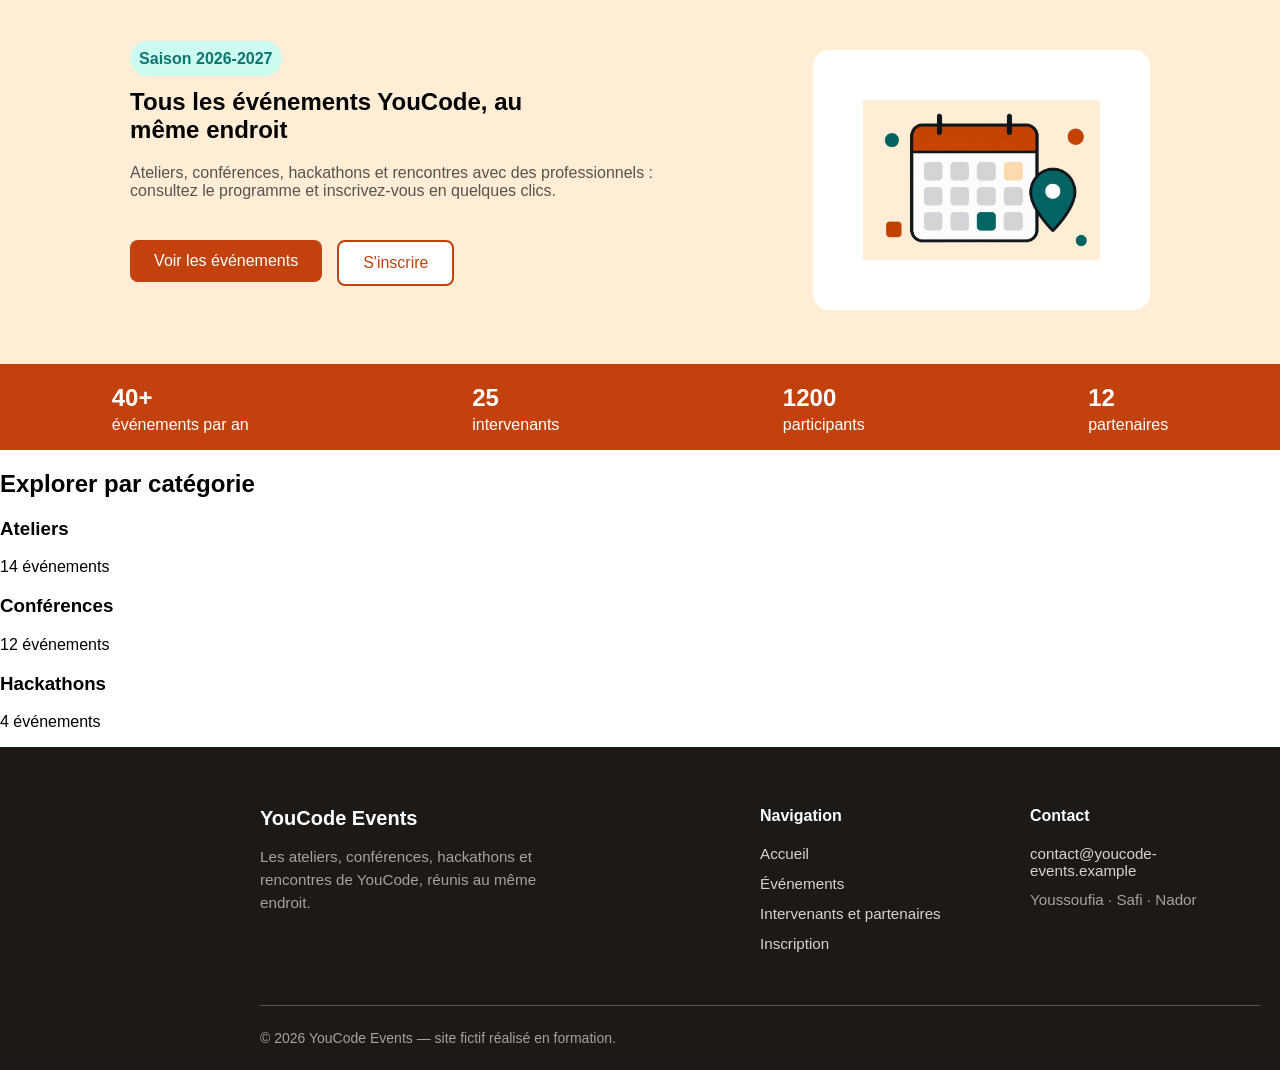
<file: youcode-events/index.html>
<!DOCTYPE html>
<html lang="en">
  <head>
    <meta charset="UTF-8">
    <meta name="viewport" content="width=device-width, initial-scale=1.0">
    <title>Youcode Events</title>
    <link rel="stylesheet" href="css/style.css">
    <link rel="stylesheet" href="css/responsive.css">
  </head>
<body>
  <section class="pol">
    <div class="texts">
      <span>Saison 2026-2027</span>
      <h1>Tous les événements YouCode, au<br>même endroit</h1>
      <p>Ateliers, conférences, hackathons et rencontres avec des professionnels :<br>consultez le programme et inscrivez-vous en quelques clics.</p>
      <ul>
        <li><a href="#" class="button1">Voir les événements</a></li>
        <li><a class="button2" href="#" >S'inscrire</a></li>
      </ul>
    </div>
    <div>
      <img src="assets/images/Calendrier image.png" alt="calendrier" class="img-cal" style="border-radius: 16px;">
    </div>
  </section>

  <section class="pol2">
    <div>
      <h2>40+</h2>
      <p>événements par an</p>
    </div>
    <div>
      <h2>25</h2>
      <p>intervenants</p>
    </div>
    <div>
      <h2>1200</h2>
      <p>participants</p>
    </div>
    <div>
      <h2>12</h2>
      <p>partenaires</p>
    </div>
  </section>
    <section class="categories">
        <h2>Explorer par catégorie</h2>
        <div class="categories-grid">
            <div class="category-card">
                <div class="icon">
                  <i class="fa-solid fa-wrench"></i>
                </div>
                <h3>Ateliers</h3>
                <p>14 événements</p>
            </div>

            <div class="category-card">
                <div class="icon">
                    <i></i>
                </div>
                <h3>Conférences</h3>
                <p>12 événements</p>
            </div>

            <div class="category-card">
                <div class="icon">
                    <i class="fa-solid fa-code"></i>
                </div>
                <h3>Hackathons</h3>
                <p>4 événements</p>
            </div>
    </section>
    <footer>
  <div class="textes footer-container">
    <div class="footer-top">
      
      <div class="footer-presentation">
        <h3>YouCode Events</h3>
        <p>Les ateliers, conférences, hackathons et rencontres de YouCode, réunis au même endroit.</p>
      </div>

      
      <div class="footer-navigation">
        <h4>Navigation</h4>
        <ul>
          <li><a href="#">Accueil</a></li>
          <li><a href="#">Événements</a></li>
          <li><a href="#">Intervenants et partenaires</a></li>
          <li><a href="#">Inscription</a></li>
        </ul>
      </div>

      
      <div class="footer-contact">
        <h4>Contact</h4>
        <p><a href="mailto:contact@youcode-events.example">contact@youcode-events.example</a></p>
        <p class="locations">Youssoufia · Safi · Nador</p>
      </div>
    </div>


    <div class="footer-bottom">
      <p>© 2026 YouCode Events — site fictif réalisé en formation.</p>
    </div>
  </div>
    </footer>
</body>
</html>
</file>
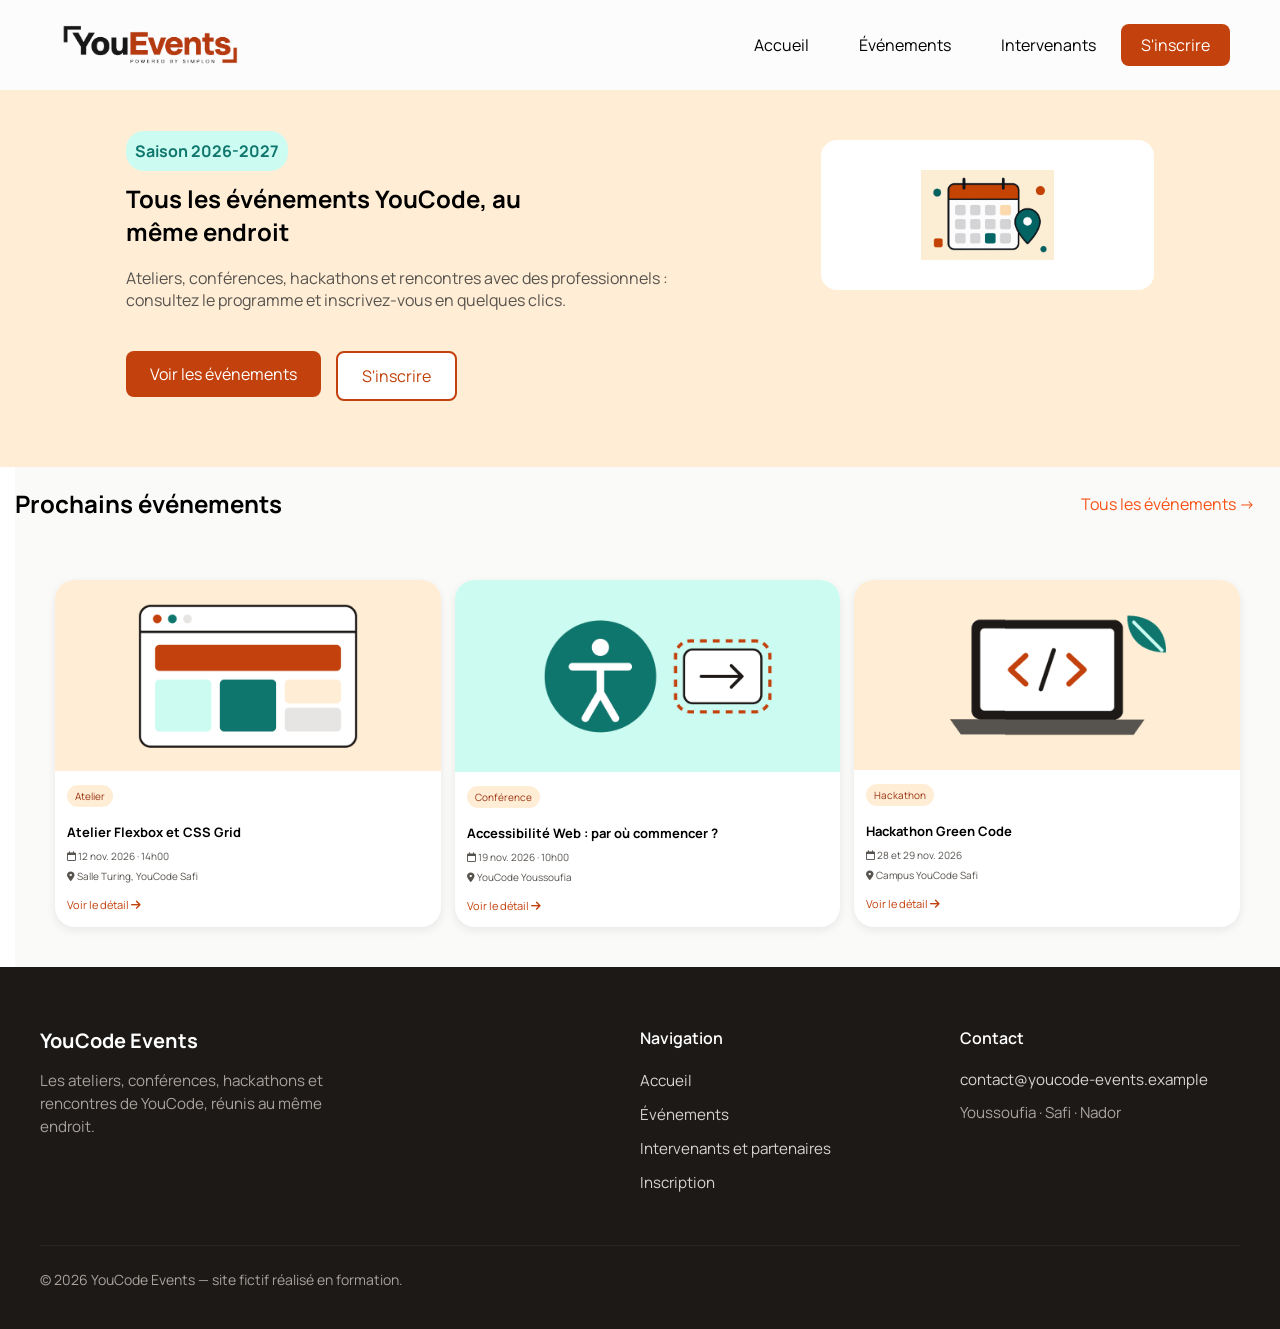
<file: YouCode-Events/youcode-events/index.html>
<!DOCTYPE html>
<html lang="en">

<head>
  <meta charset="UTF-8">
  <meta name="viewport" content="width=device-width, initial-scale=1.0">
  <link rel="stylesheet" href="https://cdnjs.cloudflare.com/ajax/libs/font-awesome/6.5.2/css/all.min.css">
  <title>Document</title>
  <link rel="stylesheet" href="css/style.css">
  <link rel="preconnect" href="https://fonts.googleapis.com">
  <link rel="preconnect" href="https://fonts.gstatic.com" crossorigin>
  <link
    href="https://fonts.googleapis.com/css2?family=DM+Sans:ital,opsz,wght@0,9..40,100..1000;1,9..40,100..1000&family=Manrope&display=swap"
    rel="stylesheet">
</head>

<body>
  <div class="header">

    <img width="200" src="assets/images/logo.png" alt="YouCode logo" />
    <div class="header-link">
      <ul id="menuList">
        <li><a href="index.html">Accueil</a></li>
        <li><a href="evenements.html">Événements</a></li>
        <li><a href="intervenants.html">Intervenants</a></li>
        <li>
          <a href="inscription.html" class="signin">
            S'inscrire
          </a>
        </li>
      </ul>
    </div>

    <div class="menu-icon">
      <i class="fa-solid fa-bars" onclick="toggleMenu()"></i>
    </div>

    <script>
      const menuList = document.getElementById("menuList");

      function toggleMenu() {
        menuList.classList.toggle("show");
      }
    </script>
  </div>
  <section class="pol">
    <div class="texts">
      <span>Saison 2026-2027</span>
      <h1>Tous les événements YouCode, au<br>même endroit</h1>
      <p>Ateliers, conférences, hackathons et rencontres avec des professionnels :<br>consultez le programme et
        inscrivez-vous en quelques clics.</p>
      <ul>
        <li><a href="#" class="button1">Voir les événements</a></li>
        <li><a class="button2" href="#">S'inscrire</a></li>
      </ul>
    </div>
    <div>
      <img src="assets/images/Calendrier_image.png" alt="calendrier" class="img-cal" style="border-radius: 16px;">
    </div>
  </section>
  <section class="even">
    <div class="ttl">
      <h2>Prochains événements</h2>
      <a href="#">Tous les événements -></a>
    </div>
    <main class="event-contents">

      <article class="event-content">
        <img src="assets/images/web.png" alt="Atelier Flexbox et CSS Grid">
        <div class="event-info">
          <span class="category">Atelier</span>
          <h3>Atelier Flexbox et CSS Grid</h3>
          <p><i class="fa-regular fa-calendar"></i> 12 nov. 2026 · 14h00</p>
          <p><i class="fa-solid fa-location-dot"></i> Salle Turing, YouCode Safi</p>
          <a href="#">Voir le détail <i class="fa-solid fa-arrow-right"></i></a>
        </div>
      </article>

      <article class="event-content">
        <img src="assets/images/men.png" alt="Accessibilité Web">
        <div class="event-info">
          <span class="category">Conférence</span>
          <h3>Accessibilité Web : par où commencer ?</h3>
          <p><i class="fa-regular fa-calendar"></i> 19 nov. 2026 · 10h00</p>
          <p><i class="fa-solid fa-location-dot"></i> YouCode Youssoufia</p>
          <a href="#">Voir le détail <i class="fa-solid fa-arrow-right"></i></a>
        </div>
      </article>

      <article class="event-content">
        <img src="assets/images/pc.png" alt="Hackathon Green Code">
        <div class="event-info">
          <span class="category">Hackathon</span>
          <h3>Hackathon Green Code</h3>
          <p><i class="fa-regular fa-calendar"></i> 28 et 29 nov. 2026</p>
          <p><i class="fa-solid fa-location-dot"></i> Campus YouCode Safi</p>
          <a href="#">Voir le détail <i class="fa-solid fa-arrow-right"></i></a>
        </div>
      </article>
  </section>
  <footer>
    <div class="footer-container">
      <div class="footer-top">
        <!-- Section Présentation -->
        <div class="footer-presentation">
          <h3>YouCode Events</h3>
          <p>Les ateliers, conférences, hackathons et rencontres de YouCode, réunis au même endroit.</p>
        </div>

        <!-- Section Navigation -->
        <div class="footer-navigation">
          <h4>Navigation</h4>
          <ul>
            <li><a href="#">Accueil</a></li>
            <li><a href="#">Événements</a></li>
            <li><a href="#">Intervenants et partenaires</a></li>
            <li><a href="#">Inscription</a></li>
          </ul>
        </div>

        <!-- Section Contact -->
        <div class="footer-contact">
          <h4>Contact</h4>
          <p><a href="mailto:contact@youcode-events.example">contact@youcode-events.example</a></p>
          <p class="locations">Youssoufia · Safi · Nador</p>
        </div>
      </div>

      <!-- Ligne de séparation et Copyright -->
      <div class="footer-bottom">
        <p>© 2026 YouCode Events — site fictif réalisé en formation.</p>
      </div>
    </div>
  </footer>
  </div>
</body>

</html>
</file>
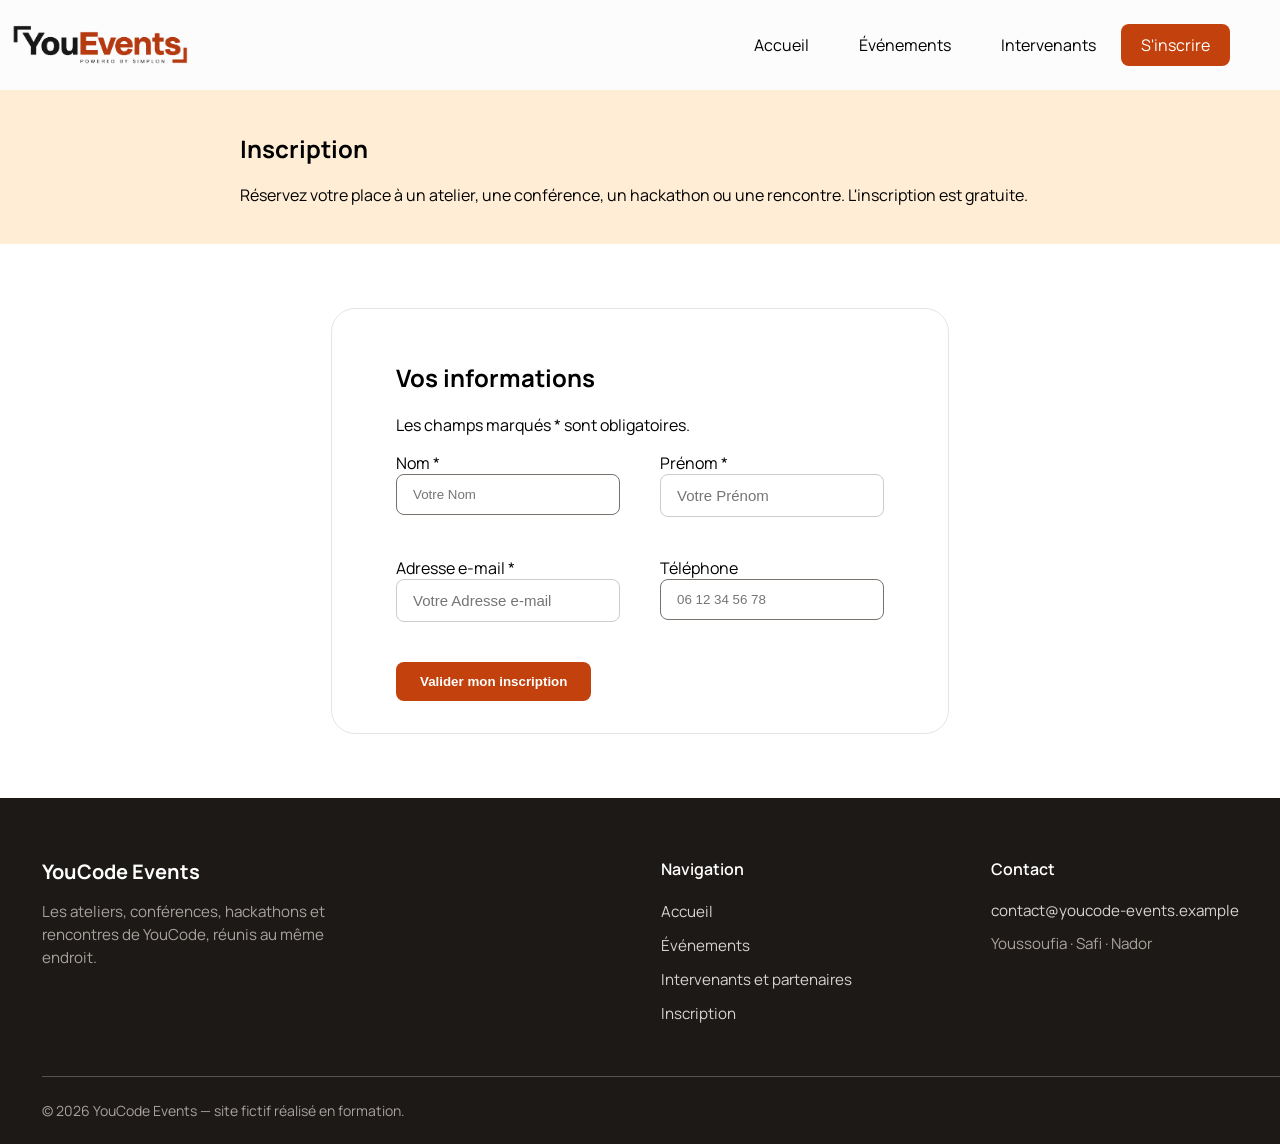
<file: youcode-events/inscription.html>
<!DOCTYPE html>
<html lang="fr">
<head>
  <meta charset="UTF-8">
  <meta name="viewport" content="width=device-width, initial-scale=1.0">
  <link rel="stylesheet" href="https://cdnjs.cloudflare.com/ajax/libs/font-awesome/6.5.2/css/all.min.css">
  <title>Inscription</title>
  <link rel="stylesheet" href="css/style.css">
  <link rel="stylesheet" href="css/responsive.css">
  <link rel="preconnect" href="https://fonts.googleapis.com">
	<link rel="preconnect" href="https://fonts.gstatic.com" crossorigin>
	<link href="https://fonts.googleapis.com/css2?family=DM+Sans:ital,opsz,wght@0,9..40,100..1000;1,9..40,100..1000&family=Manrope&display=swap" rel="stylesheet">
</head>
<body>
<div class="header">
  <img width="200" src="assets/icons/YouEvents.png" alt="YouCode logo">
	
	<div class="header-link">
  	<ul id="menuList">
      <li><a href="index.html">Accueil</a></li>
      <li><a href="evenements.html">Événements</a></li>
      <li><a href="intervenants.html">Intervenants</a></li>
      <li><a href="inscription.html" class="signin">S'inscrire</a></li>
  	</ul>
	</div>

	<div class="menu-icon">
    <i class="fa-solid fa-bars" onclick="toggleMenu()"></i>
	</div>

	<script>
    const menuList = document.getElementById("menuList");
    function toggleMenu() {
        menuList.classList.toggle("show");
    }
	</script>
</div>
<main>
<section class="page-title">
    <div class="textes inscript">
      <h1>Inscription</h1>
      <p>Réservez votre place à un atelier, une conférence, un hackathon ou une rencontre. L'inscription est gratuite.</p>
    </div>
</section>
<section class="ins-sect">
  <div class="inscrire">
    <div class="ins-tit">
      <h2>Vos informations</h2>
      <p>Les champs marqués * sont obligatoires.</p>
    </div>
    <form>
    <div class="infos">
      <div class="info last-name">
        <label for="lastname">Nom *</label>
        <input
          type="text"
          id="lastname"
          name="Nom"
          placeholder="Votre Nom"
          required
          class="inputs input1"
        >
      </div>
      <div class="info first-name">
        <label for="firstname">Prénom *</label>
        <input
          type="text"
          id="firstname"
          name="Prenom"
          placeholder="Votre Prénom"
          required
          class="inputs input2"
        >
        <p id="valid-msg" class="valid-message">Champ valide.</p>
      </div>
      <div class="info adr-email">
        <label for="e-mail"> Adresse e-mail *</label>
        <input
          type="email"
          id="e-mail"
          name="email"
          placeholder="Votre Adresse e-mail"
          required
          class="inputs input3"
        >
        <p id="email-error" class="error-message">
          Erreur : saisissez une adresse valide, par exemple nom@domaine.ma.
        </p>
      </div>
      <div class="info tele">
        <label for="nbr-tele">Téléphone</label>
        <input
          type="tel"
          id="nbr-tele"
          name="telephone"
          placeholder="06 12 34 56 78"
          pattern="0[5-8][0-9]{8}"
          class="inputs input4"
        >
      </div>
      <div>
        <button type="submit" class="sub-btn">Valider mon inscription</button>
      </div>
    </div>
  </div>
  </form>
</section>
</main>
<footer>
  <div class="footer-container0">
    <div class="footer-top">      
      <div class="footer-presentation">
        <h3>YouCode Events</h3>
        <p>Les ateliers, conférences, hackathons et rencontres de YouCode, réunis au même endroit.</p>
      </div>
      <div class="footer-navigation">
        <h4>Navigation</h4>
        <ul>
          <li><a href="#">Accueil</a></li>
          <li><a href="#">Événements</a></li>
          <li><a href="#">Intervenants et partenaires</a></li>
          <li><a href="#">Inscription</a></li>
        </ul>
      </div>
      <div class="footer-contact">
        <h4>Contact</h4>
        <p><a href="mailto:contact@youcode-events.example">contact@youcode-events.example</a></p>
        <p class="locations">Youssoufia · Safi · Nador</p>
      </div>
    </div>
    <div class="footer-bottom">
      <p>© 2026 YouCode Events — site fictif réalisé en formation.</p>
    </div>
  </div>
</footer>

<script>
  const emailInput = document.getElementById('e-mail');
  const errorMessage = document.getElementById('email-error');

  const emailRegex = /^[a-zA-Z0-9._%+-]+@[a-zA-Z0-9.-]+\.[a-zA-Z]{2,}$/;

  function validateEmail() {
    const value = emailInput.value.trim();

    
    if (value !== '' && !emailRegex.test(value)) {
      emailInput.classList.add('input-error');
      errorMessage.classList.add('visible');
    } else {
      emailInput.classList.remove('input-error');
      errorMessage.classList.remove('visible');
    }
  }

  
  emailInput.addEventListener('blur', validateEmail);

  
  emailInput.addEventListener('input', () => {
    if (emailRegex.test(emailInput.value.trim())) {
      emailInput.classList.remove('input-error');
      errorMessage.classList.remove('visible');
    }
  });
</script>
<script>
  const nameInput = document.getElementById('firstname');
  const validMessage = document.getElementById('valid-msg');

  
  const nameRegex = /^[a-zA-ZÀ-ÿ\s'-]+$/;

  function validateName() {
    const value = nameInput.value.trim();

    
    if (value !== '' && nameRegex.test(value)) {
      nameInput.classList.add('input-valid');
      validMessage.classList.add('visible');
    } else {
      nameInput.classList.remove('input-valid');
      validMessage.classList.remove('visible');
    }
  }

  
  nameInput.addEventListener('input', validateName);
</script>
</body>
</html>
</file>
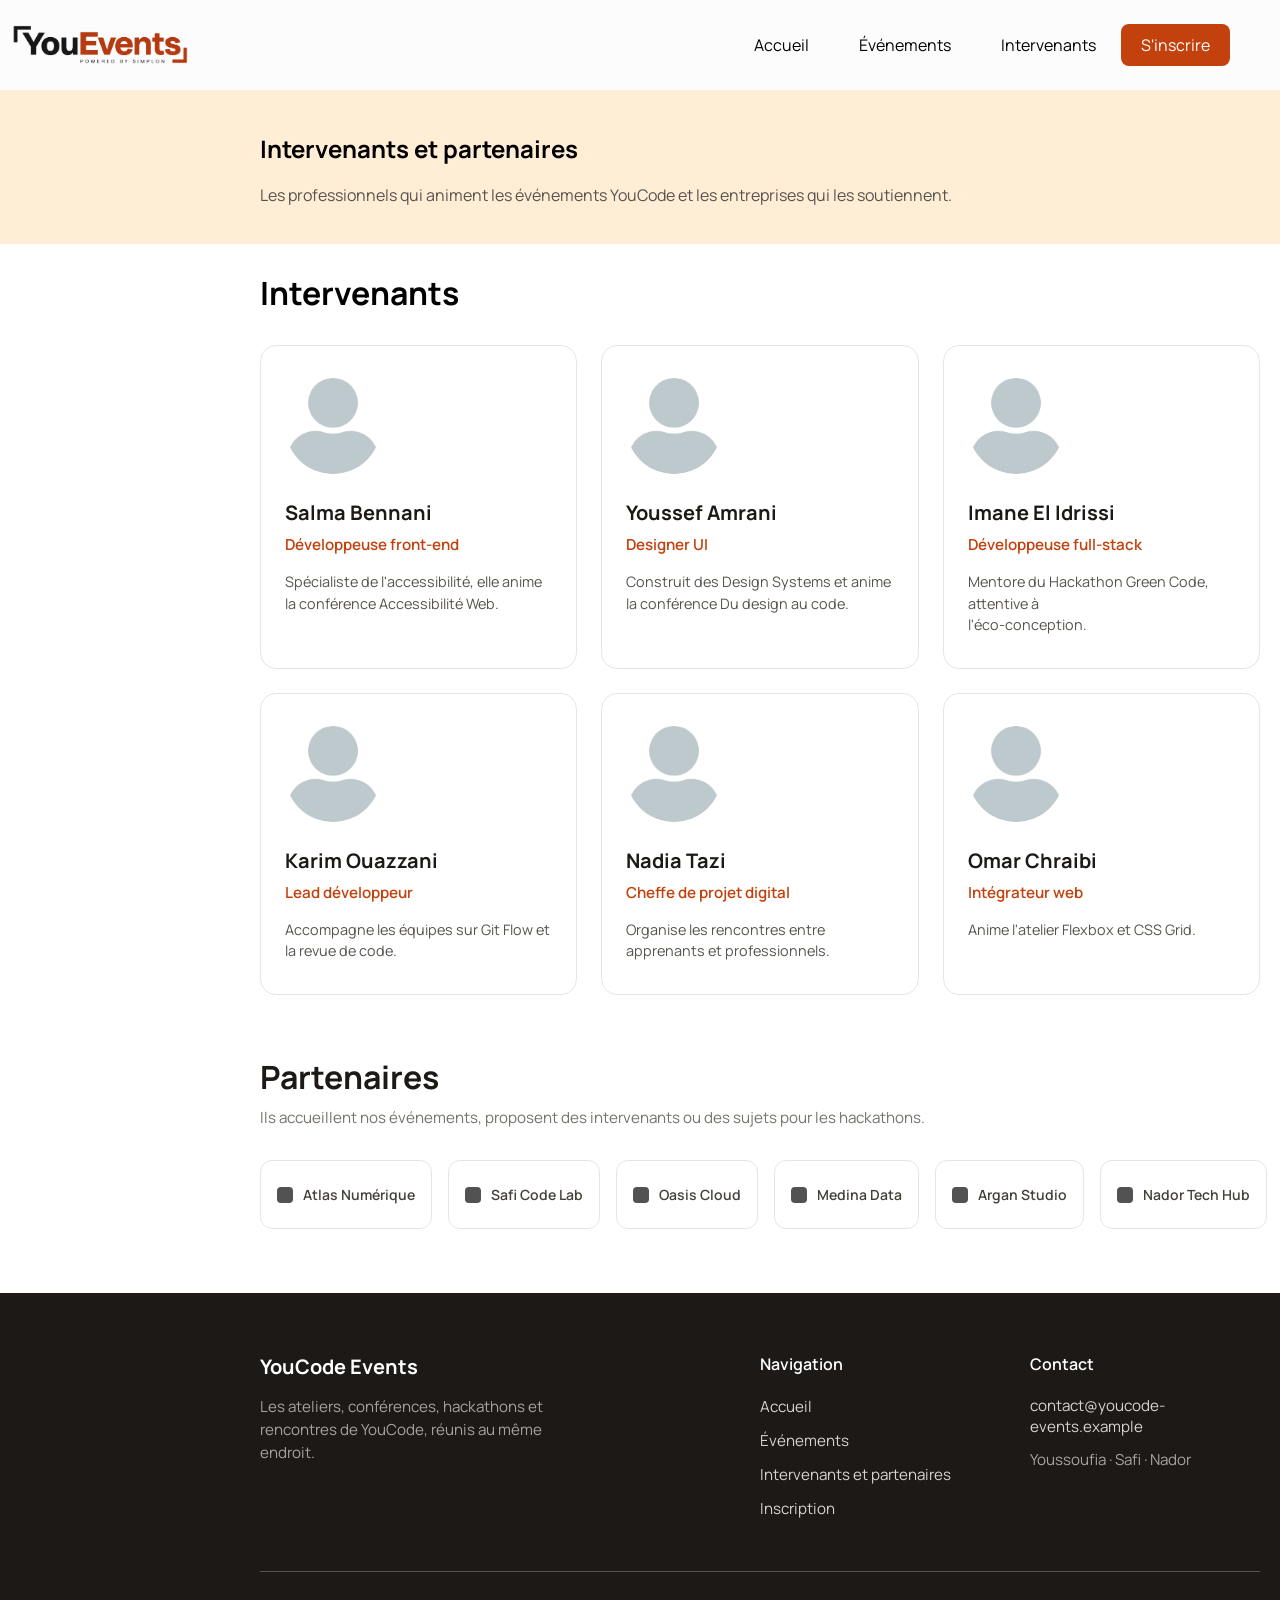
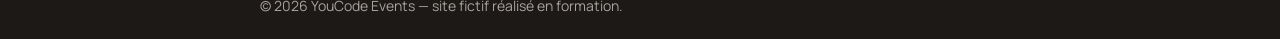
<file: youcode-events/intervenants.html>
<!DOCTYPE html>
<html lang="en">
<head>
  <meta charset="UTF-8">
    <meta name="viewport" content="width=device-width, initial-scale=1.0">
    <link rel="stylesheet" href="https://cdnjs.cloudflare.com/ajax/libs/font-awesome/6.5.2/css/all.min.css">
    <title>Intervenants</title>
    <link rel="stylesheet" href="css/style.css">
    <link rel="stylesheet" href="/youcode-events/css/responsive.css">
    <link rel="preconnect" href="https://fonts.googleapis.com">
    <link rel="preconnect" href="https://fonts.gstatic.com" crossorigin>
    <link href="https://fonts.googleapis.com/css2?family=DM+Sans:ital,opsz,wght@0,9..40,100..1000;1,9..40,100..1000&family=Manrope&display=swap" rel="stylesheet">
    
</head>
<body>
 <div class="header">
  <img width="200" src="assets/icons/YouEvents.png" alt="YouCode logo">
	
	<div class="header-link">
  	<ul id="menuList">
      <li><a href="index.html">Accueil</a></li>
      <li><a href="evenements.html">Événements</a></li>
      <li><a href="intervenants.html">Intervenants</a></li>
      <li><a href="inscription.html" class="signin">S'inscrire</a></li>
  	</ul>
	</div>

	<div class="menu-icon">
    <i class="fa-solid fa-bars" onclick="toggleMenu()"></i>
	</div>

	<script>
    const menuList = document.getElementById("menuList");
    function toggleMenu() {
        menuList.classList.toggle("show");
    }
	</script>

</div>

<main>
  <section class="page-title">
    <div class="textes text-pt">
      <h1>Intervenants et partenaires</h1>
      <p>Les professionnels qui animent les événements YouCode et les entreprises qui les soutiennent.</p>
    </div>
  </section>
  <section class="textes speakers">
  <h2>Intervenants</h2>
  <div class="intervenants">
    <div class="profils profil1">
      <img src="assets/icons/user.png" class="cartes carte1">
      <h3>Salma Bennani</h3>
      <h4 class="occupation occup1">Développeuse front-end</h4>
      <p>Spécialiste de l'accessibilité, elle anime la conférence Accessibilité Web.</p>
    </div>
    <div class="profils profil2">
      <img src="assets/icons/user.png" class="cartes carte2">
      <h3>Youssef Amrani</h3>
      <h4 class="occupation occup2">Designer UI</h4>
      <p>Construit des Design Systems et anime la conférence Du design au code.</p>
    </div>
    <div class="profils profil3">
      <img src="assets/icons/user.png" class="cartes carte3">
      <h3>Imane El Idrissi</h3>
      <h4 class="occupation occup3">Développeuse full-stack</h4>
      <p>Mentore du Hackathon Green Code, attentive à <br>l'éco-conception.</p>
    </div>
    <div class="profils profil4">
      <img src="assets/icons/user.png" class="cartes carte4">
      <h3>Karim Ouazzani</h3>
      <h4 class="occupation occup4">Lead développeur</h4>
      <p>Accompagne les équipes sur Git Flow et la revue de code.</p>
    </div>
    <div class="profils profil5">
      <img src="assets/icons/user.png" class="cartes carte5">
      <h3>Nadia Tazi</h3>
      <h4 class="occupation occup5">Cheffe de projet digital</h4>
      <p>Organise les rencontres entre apprenants et professionnels.</p>
    </div>
    <div class="profils profil6">
      <img src="assets/icons/user.png" class="cartes carte6">
      <h3>Omar Chraibi</h3>
      <h4 class="occupation occup6">Intégrateur web</h4>
      <p>Anime l'atelier Flexbox et CSS Grid.</p>
    </div>
  </div>
</section>
<section class="textes partners">
  <h2>Partenaires</h2>
  <p>Ils accueillent nos événements, proposent des intervenants ou des sujets pour les hackathons.</p>
  
  <ul class="partners-grid">
    <li>
      <span class="partner-icon"></span>
      <span class="partner-name">Atlas Numérique</span>
    </li>
    <li>
      <span class="partner-icon"></span>
      <span class="partner-name">Safi Code Lab</span>
    </li>
    <li>
      <span class="partner-icon"></span>
      <span class="partner-name">Oasis Cloud</span>
    </li>
    <li>
      <span class="partner-icon"></span>
      <span class="partner-name">Medina Data</span>
    </li>
    <li>
      <span class="partner-icon"></span>
      <span class="partner-name">Argan Studio</span>
    </li>
    <li>
      <span class="partner-icon"></span>
      <span class="partner-name">Nador Tech Hub</span>
    </li>
  </ul>
</section>
</main>
<footer>
  <div class="textes footer-container">
    <div class="footer-top">
      
      <div class="footer-presentation">
        <h3>YouCode Events</h3>
        <p>Les ateliers, conférences, hackathons et rencontres de YouCode, réunis au même endroit.</p>
      </div>

      
      <div class="footer-navigation">
        <h4>Navigation</h4>
        <ul>
          <li><a href="#">Accueil</a></li>
          <li><a href="#">Événements</a></li>
          <li><a href="#">Intervenants et partenaires</a></li>
          <li><a href="#">Inscription</a></li>
        </ul>
      </div>

      
      <div class="footer-contact">
        <h4>Contact</h4>
        <p><a href="mailto:contact@youcode-events.example">contact@youcode-events.example</a></p>
        <p class="locations">Youssoufia · Safi · Nador</p>
      </div>
    </div>


    <div class="footer-bottom">
      <p>© 2026 YouCode Events — site fictif réalisé en formation.</p>
    </div>
  </div>
</footer>
</body>
</html>
</file>
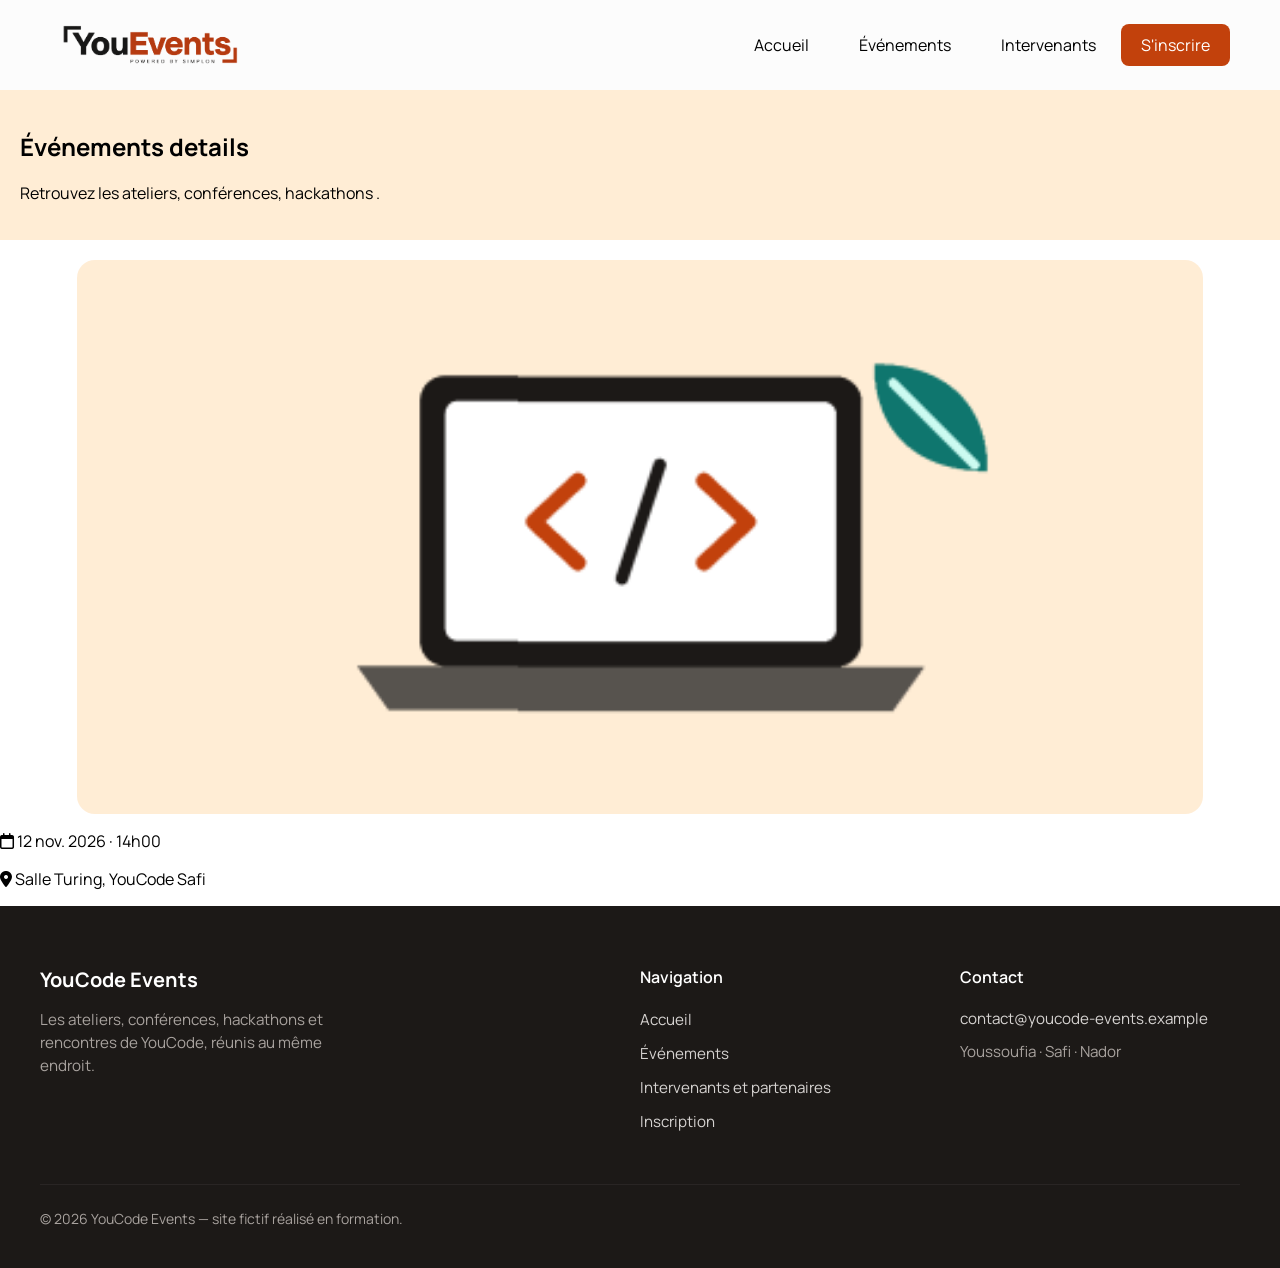
<file: YouCode-Events/youcode-events/evenement-detail.html>
<!DOCTYPE html>
<html lang="fr">

<head>
    <meta charset="UTF-8">
    <meta name="viewport" content="width=device-width, initial-scale=1.0">

    <link rel="stylesheet"
        href="https://cdnjs.cloudflare.com/ajax/libs/font-awesome/6.5.2/css/all.min.css">

    <link rel="stylesheet" href="css/style.css">

    <link rel="preconnect" href="https://fonts.googleapis.com">
    <link rel="preconnect" href="https://fonts.gstatic.com" crossorigin>
    <link href="https://fonts.googleapis.com/css2?family=DM+Sans:wght@400;500;600;700&family=Manrope&display=swap"
        rel="stylesheet">

    <title>Intervenants - YouCode Events</title>
</head>

<body><div class="header">

        <img 
            width="200" 
            src="/YouCode-Events/youcode-events/assets/images/logo.png" 
            alt="YouCode logo"
        />
<div class="header-link">
    <ul id="menuList">
       <li><a href="index.html">Accueil</a></li>
        <li><a href="evenements.html">Événements</a></li>
        <li><a href="intervenants.html">Intervenants</a></li>
        <li>
            <a href="inscription.html" class="signin">
                S'inscrire
            </a>
        </li>
    </ul>
</div>

<div class="menu-icon">
    <i class="fa-solid fa-bars" onclick="toggleMenu()"></i>
</div>

<script>
    const menuList = document.getElementById("menuList");

    function toggleMenu() {
        menuList.classList.toggle("show");
    }
</script>
    </div>
    <section class="event-detail">
        <div>
            <h1>Événements details</h1>
            <p>
                Retrouvez les ateliers, conférences, hackathons .
            </p>
        </div></section>
        <section class="event-detail-contentss">
            <div class="event-detail-contents">
                <img src="/YouCode-Events/youcode-events/assets/images/pc.png" alt="pc image">
            </div>
            <p><i class="fa-regular fa-calendar"></i> 12 nov. 2026 · 14h00</p>
                <p><i class="fa-solid fa-location-dot"></i> Salle Turing, YouCode Safi</p>


        </section>





























































        
        <footer>
  <div class="footer-container">
    <div class="footer-top">
      <!-- Section Présentation -->
      <div class="footer-presentation">
        <h3>YouCode Events</h3>
        <p>Les ateliers, conférences, hackathons et rencontres de YouCode, réunis au même endroit.</p>
      </div>

      <!-- Section Navigation -->
      <div class="footer-navigation">
        <h4>Navigation</h4>
        <ul>
          <li><a href="#">Accueil</a></li>
          <li><a href="#">Événements</a></li>
          <li><a href="#">Intervenants et partenaires</a></li>
          <li><a href="#">Inscription</a></li>
        </ul>
      </div>

      <!-- Section Contact -->
      <div class="footer-contact">
        <h4>Contact</h4>
        <p><a href="mailto:contact@youcode-events.example">contact@youcode-events.example</a></p>
        <p class="locations">Youssoufia · Safi · Nador</p>
      </div>
    </div>

    <!-- Ligne de séparation et Copyright -->
    <div class="footer-bottom">
      <p>© 2026 YouCode Events — site fictif réalisé en formation.</p>
    </div>
  </div>
</footer>
</body>
</html>
</file>
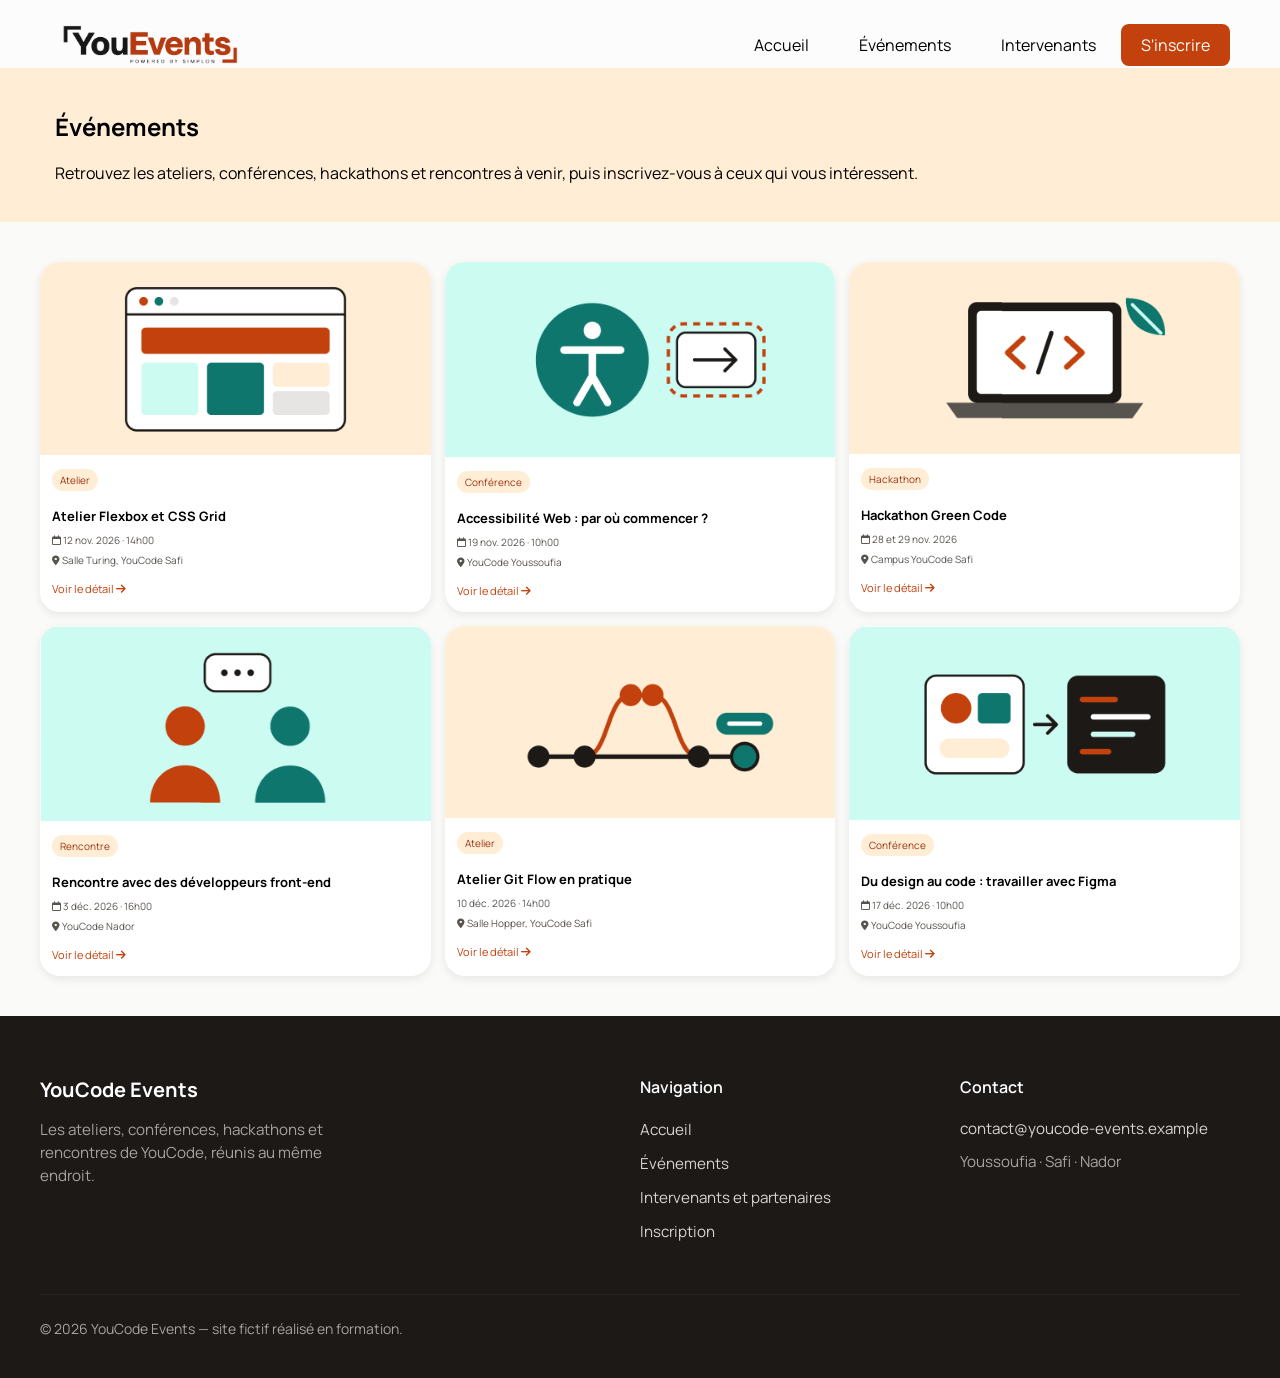
<file: YouCode-Events/youcode-events/evenements.html>
<!DOCTYPE html>
<html lang="fr">

<head>
    <meta charset="UTF-8">
    <meta name="viewport" content="width=device-width, initial-scale=1.0">

    <link rel="stylesheet"
        href="https://cdnjs.cloudflare.com/ajax/libs/font-awesome/6.5.2/css/all.min.css">

    <link rel="stylesheet" href="css/style.css">

    <link rel="preconnect" href="https://fonts.googleapis.com">
    <link rel="preconnect" href="https://fonts.gstatic.com" crossorigin>
    <link href="https://fonts.googleapis.com/css2?family=DM+Sans:wght@400;500;600;700&family=Manrope&display=swap"
        rel="stylesheet">

    <title>Intervenants - YouCode Events</title>
</head>

<body>

    <header class="header">

        <img
            width="200"
            src="assets/images/logo.png"
            alt="YouCode logo">

        <nav class="header-link">
            <ul id="menuList">
                <li><a href="index.html">Accueil</a></li>
                <li><a href="evenements.html">Événements</a></li>
                <li><a href="intervenants.html">Intervenants</a></li>
                <li>
                    <a href="inscription.html" class="signin">
                        S'inscrire
                    </a>
                </li>
            </ul>
        </nav>

        <div class="menu-icon">
            <i class="fa-solid fa-bars" onclick="toggleMenu()"></i>
        </div>

    </header>

    <section class="hero1">
        <div>
            <h1>Événements</h1>
            <p>
                Retrouvez les ateliers, conférences, hackathons et rencontres à venir, puis inscrivez-vous à ceux qui vous intéressent.
            </p>
        </div>
    </section>

    <main class="event-contents">

        <article class="event-content">
            <img src="assets/images/web.png" alt="Atelier Flexbox et CSS Grid">
            <div class="event-info">
                <span class="category">Atelier</span>
                <h3>Atelier Flexbox et CSS Grid</h3>
                <p><i class="fa-regular fa-calendar"></i> 12 nov. 2026 · 14h00</p>
                <p><i class="fa-solid fa-location-dot"></i> Salle Turing, YouCode Safi</p>
                <a href="#">Voir le détail <i class="fa-solid fa-arrow-right"></i></a>
            </div>
        </article>

        <article class="event-content">
            <img src="assets/images/men.png" alt="Accessibilité Web">
            <div class="event-info">
                <span class="category">Conférence</span>
                <h3>Accessibilité Web : par où commencer ?</h3>
                <p><i class="fa-regular fa-calendar"></i> 19 nov. 2026 · 10h00</p>
                <p><i class="fa-solid fa-location-dot"></i> YouCode Youssoufia</p>
                <a href="#">Voir le détail <i class="fa-solid fa-arrow-right"></i></a>
            </div>
        </article>

        <article class="event-content">
            <img src="assets/images/pc.png" alt="Hackathon Green Code">
            <div class="event-info">
                <span class="category">Hackathon</span>
                <h3>Hackathon Green Code</h3>
                <p><i class="fa-regular fa-calendar"></i> 28 et 29 nov. 2026</p>
                <p><i class="fa-solid fa-location-dot"></i> Campus YouCode Safi</p>
                <a href="#">Voir le détail <i class="fa-solid fa-arrow-right"></i></a>
            </div>
        </article>

        <article class="event-content">
            <img src="assets/images/talk.png" alt="Rencontre avec des développeurs">
            <div class="event-info">
                <span class="category">Rencontre</span>
                <h3>Rencontre avec des développeurs front-end</h3>
                <p><i class="fa-regular fa-calendar"></i> 3 déc. 2026 · 16h00</p>
                <p><i class="fa-solid fa-location-dot"></i> YouCode Nador</p>
                <a href="#">Voir le détail <i class="fa-solid fa-arrow-right"></i></a>
            </div>
        </article>

        <article class="event-content">
            <img src="assets/images/wave.png" alt="Atelier Git Flow">
            <div class="event-info">
                <span class="category">Atelier</span>
                <h3>Atelier Git Flow en pratique</h3>
                <p><i class="calendar"></i> 10 déc. 2026 · 14h00</p>
                <p><i class="fa-solid fa-location-dot"></i> Salle Hopper, YouCode Safi</p>
                <a href="#">Voir le détail <i class="fa-solid fa-arrow-right"></i></a>
            </div>
        </article>

        <article class="event-content">
            <img src="assets/images/dark.png" alt="Design au code avec Figma">
            <div class="event-info">
                <span class="category">Conférence</span>
                <h3>Du design au code : travailler avec Figma</h3>
                <p><i class="fa-regular fa-calendar"></i> 17 déc. 2026 · 10h00</p>
                <p><i class="fa-solid fa-location-dot"></i> YouCode Youssoufia</p>
                <a href="#">Voir le détail <i class="fa-solid fa-arrow-right"></i></a>
            </div>
        </article>

    </main>

    <script>
        const menuList = document.getElementById("menuList");

        function toggleMenu() {
            menuList.classList.toggle("show");
        }
    </script>
     <footer>
  <div class="footer-container">
    <div class="footer-top">
      <!-- Section Présentation -->
      <div class="footer-presentation">
        <h3>YouCode Events</h3>
        <p>Les ateliers, conférences, hackathons et rencontres de YouCode, réunis au même endroit.</p>
      </div>

      <!-- Section Navigation -->
      <div class="footer-navigation">
        <h4>Navigation</h4>
        <ul>
          <li><a href="#">Accueil</a></li>
          <li><a href="#">Événements</a></li>
          <li><a href="#">Intervenants et partenaires</a></li>
          <li><a href="#">Inscription</a></li>
        </ul>
      </div>

      <!-- Section Contact -->
      <div class="footer-contact">
        <h4>Contact</h4>
        <p><a href="mailto:contact@youcode-events.example">contact@youcode-events.example</a></p>
        <p class="locations">Youssoufia · Safi · Nador</p>
      </div>
    </div>

    <!-- Ligne de séparation et Copyright -->
    <div class="footer-bottom">
      <p>© 2026 YouCode Events — site fictif réalisé en formation.</p>
    </div>
  </div>
</footer>

</body>
</html>
</file>
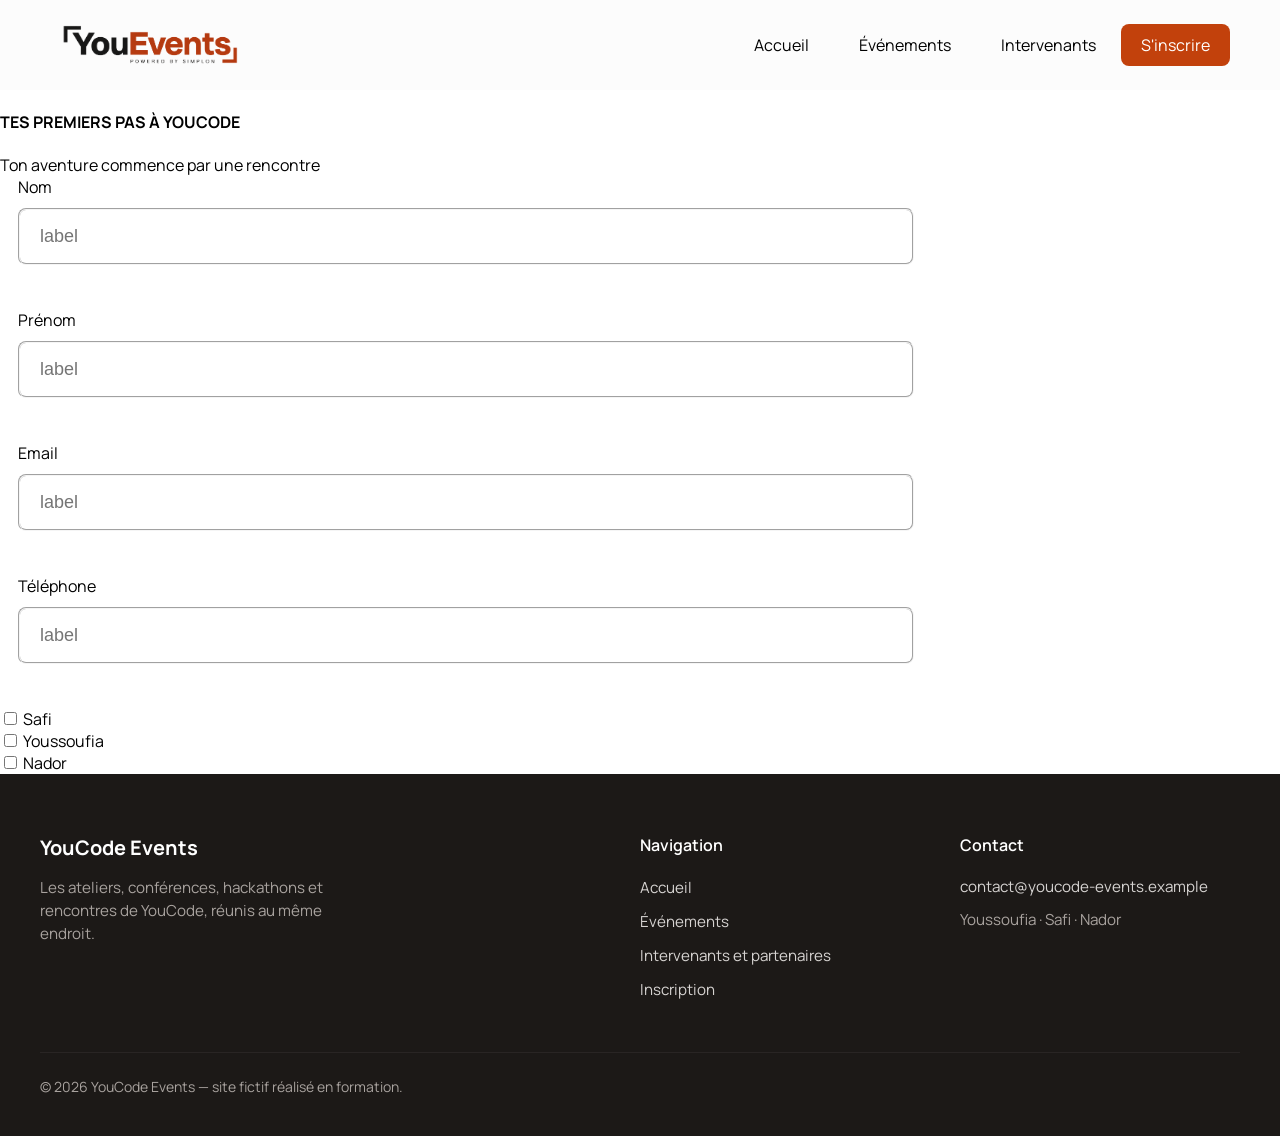
<file: YouCode-Events/youcode-events/inscription.html>
<!DOCTYPE html>
<html lang="en">

<head>
     <meta charset="UTF-8">
    <meta name="viewport" content="width=device-width, initial-scale=1.0">
    <link rel="stylesheet" href="https://cdnjs.cloudflare.com/ajax/libs/font-awesome/6.5.2/css/all.min.css">
    <title>Document</title>
    <link rel="stylesheet" href="css/style.css">
    <link rel="preconnect" href="https://fonts.googleapis.com">
<link rel="preconnect" href="https://fonts.gstatic.com" crossorigin>
<link href="https://fonts.googleapis.com/css2?family=DM+Sans:ital,opsz,wght@0,9..40,100..1000;1,9..40,100..1000&family=Manrope&display=swap" rel="stylesheet">
</head>
<body>
    <div class="header">

        <img 
            width="200" 
            src="assets/images/logo.png" 
            alt="YouCode logo"
        />
<div class="header-link">
    <ul id="menuList">
       <li><a href="index.html">Accueil</a></li>
        <li><a href="evenements.html">Événements</a></li>
        <li><a href="intervenants.html">Intervenants</a></li>
        <li>
            <a href="inscription.html" class="signin">
                S'inscrire
            </a>
        </li>
    </ul>
</div>

<div class="menu-icon">
    <i class="fa-solid fa-bars" onclick="toggleMenu()"></i>
</div>

<script>
    const menuList = document.getElementById("menuList");

    function toggleMenu() {
        menuList.classList.toggle("show");
    }
</script>
    </div>
    <div class="page">
            <h4 class="onwan">TES PREMIERS PAS À YOUCODE<br></h4>
            <a class="oonwan">Ton aventure commence par une rencontre</a>
            <ul >
    <li>
        <label for="nom">Nom</label>
        </li>

    <li>
        <input class="in" type="text" placeholder="label" >
    </li>

    <li>
        <label for="prenom">Prénom</label>
        </li>

    <li>
        <input class="in" type="text" placeholder="label" >
    </li>

    <li>
        <label for="email">Email</label>
        </li>

    <li>
        <input class="in" type="text" placeholder="label" >
    </li>

    <li>
        <label  for="telephone">Téléphone</label>
        </li>

    <li>
        <input class="in" type="text" placeholder="label" >
    </li>
</ul>
<div class="checkbox1">
  <label><input type="checkbox" /> Safi <br></label>
  <label><input type="checkbox" /> Youssoufia<br></label>
  <label><input type="checkbox" /> Nador<br></label>
</div>




    </div>
    <footer>
  <div class="footer-container">
    <div class="footer-top">
      <!-- Section Présentation -->
      <div class="footer-presentation">
        <h3>YouCode Events</h3>
        <p>Les ateliers, conférences, hackathons et rencontres de YouCode, réunis au même endroit.</p>
      </div>

      <!-- Section Navigation -->
      <div class="footer-navigation">
        <h4>Navigation</h4>
        <ul>
          <li><a href="#">Accueil</a></li>
          <li><a href="#">Événements</a></li>
          <li><a href="#">Intervenants et partenaires</a></li>
          <li><a href="#">Inscription</a></li>
        </ul>
      </div>

      <!-- Section Contact -->
      <div class="footer-contact">
        <h4>Contact</h4>
        <p><a href="mailto:contact@youcode-events.example">contact@youcode-events.example</a></p>
        <p class="locations">Youssoufia · Safi · Nador</p>
      </div>
    </div>

    <!-- Ligne de séparation et Copyright -->
    <div class="footer-bottom">
      <p>© 2026 YouCode Events — site fictif réalisé en formation.</p>
    </div>
  </div>
</footer>
</body>
</html>
</file>
<file: youcode-events/css/style.css>
.header {
    background-color: #fcfcfc;
    display: flex;
    justify-content: space-between;
    align-items: center;
    padding-right: 50px;
    padding-top: 10px;
    padding-bottom: 10px;
}

.header-link ul {
    display: flex;
    align-items: center;
    list-style: none;
}

.header-link ul li a {
    color: black;
    padding: 0 25px;
    text-decoration: none;
}

.header-link ul li a:hover {
    color: #C2410C;
}

.header-link ul .signin {
    background-color: #C2410C;
    color: white;
    padding: 10px 20px;
    border-radius: 8px;
}

.header-link ul .signin:hover {
    background-color: #9A3412;
    color: white;
}

body {
    font-family: "Manrope", sans-serif;
    margin: 0;
    width: 100%;
}

.menu-icon {
    display: none;
}

.menu-icon i {
    color: #222;
    font-size: 30px;
    cursor: pointer;
}

.pol{
    background-color: rgb(255, 237, 213);
    justify-content: space-around;
    padding-bottom: 50px;
    padding-right: 50px;
    padding-top: 50px;
    padding-left: 50px;
    display: flex;
    flex-wrap: wrap;
}

body {
    margin: 0px;
}
.img-cal {
    height: 160px;
    border: 50px solid white;
    border-radius: 100px;
}
.texts ul{
    display: flex;
    gap: 15px;
    list-style-type: none;
    margin-top: 40px;
    margin-left: -40px;
}
.texts p{
    color:#57534E;
}
.texts span{
    font-weight: bold;
    color: #0F766E;
    padding: 9px;
    border-radius: 18px;
    margin-bottom: 15px;
    background-color: #CCFBF1;
}
.texts ul li a{
    text-decoration: none;
    display: inline-block;
}
.button1 {
    color:white;
    padding: 12px 24px 12px 24px ;
    background-color: #C2410C;
    border-radius: 8px;
}
.button2 {
    color: #C2410C;
    padding:12px 24px 12px 24px;
    background-color: white;
    border-radius: 8px;
    border: 2px;
    border-style: solid;
    border-color:#C2410C;
}

.pol2 {
    display: flex;
    justify-content: space-around;
    background-color: #C2410C;
    color: white;
}
.pol2 p{
    margin-top: -16px;
}
.pol3 {
    display: flex;
    justify-content: space-around;
    grid-auto-flow: row ;
}
.wrench {
    height: 20px;
    background-color: #FFEDD5;
    padding: 10px;
    border-radius: 50%;
    overflow: visible;
}
.mic {
    height: 20px;
    background-color:#FFEDD5;
    padding: 10px;
    border-radius: 50%;
    margin-top: 50px;
}
.page-title {
  width: 100%;
  background-color: #FFEDD5;
  padding-top: 22px;
  padding-bottom: 22px;
}
.text-pt {
  padding: 0 20px;
}

.text-pt p{
  color:#57534E;
}

.speakers {
  max-width: 1200px;
  padding: 0 20px;
}

.speakers h2 {
  font-size: 2rem;
  margin-bottom: 30px;
}

.intervenants {
  display: grid;
  grid-template-columns: repeat(3, 1fr);
  gap: 24px;
}

.profils {
  border: 1px solid #E7E5E4;
  border-radius: 16px; 
  padding: 32px 24px; 
  background-color: #ffffff;
  box-sizing: border-box;
}


.cartes {
  height: 96px;
  width: 96px;
  border-radius: 50%; 
  object-fit: cover;
  margin-bottom: 20px;
}

.profils h3 {
  margin: 0 0 8px 0;
  font-size: 1.25rem;
  color: #1c1917;
}

.occupation {
  color: #C2410C;
  margin: 0 0 16px 0;
  font-size: 0.95rem;
  font-weight: 600;
}

.profils p {
  margin: 0;
  color: #57534e;
  font-size: 0.9rem;
  line-height: 1.5;
}

.partners {
  max-width: 1200px;
  margin-top: 60px;
  padding: 0 20px;
  margin-bottom: 64px;
  font-family: inherit;
}

.partners h2 {
  font-size: 2rem;
  font-weight: 700;
  color: #1c1917;
  margin: 0 0 8px 0;
}

.partners p {
  color: #78716c;
  font-size: 0.95rem;
  margin: 0 0 32px 0;
}


.partners-grid {
  list-style: none;
  padding: 0;
  margin: 0;
  display: grid;
  grid-template-columns: repeat(6, 1fr);
  gap: 16px;
}
.textes {
  margin-left: 240px;
}

.partners-grid li {
  border: 1px solid #e7e5e4;
  border-radius: 12px;
  padding: 24px 16px;
  background-color: #ffffff;
  display: flex;
  align-items: center;
  justify-content: center;
  gap: 10px;
  box-sizing: border-box;
}

.partner-icon {
  width: 16px;
  height: 16px;
  background-color: #525252;
  border-radius: 4px;
  flex-shrink: 0;
}

.partner-name {
  font-size: 0.875rem;
  font-weight: 600;
  color: #44403c;
  white-space: nowrap;
}

footer {
  background-color: #1c1917;
  color: #FFFFFF;
  padding-top: 60px;
  font-family: inherit;
  padding-bottom: 24px;
}

.footer-container {
  max-width: 1200px;
  padding: 0 20px;
}


.footer-top {
  display: grid;
  grid-template-columns: 2fr 1fr 1fr;
  gap: 40px;
  margin-bottom: 40px;
}


.footer-presentation h3 {
  color: #ffffff;
  font-size: 1.25rem;
  font-weight: 700;
  margin: 0 0 16px 0;
}

.footer-presentation p {
  color: #a8a29e;
  font-size: 0.95rem;
  line-height: 1.5;
  max-width: 320px;
  margin: 0;
}


.footer-navigation h4,
.footer-contact h4 {
  color: #ffffff;
  font-size: 1rem;
  font-weight: 600;
  margin: 0 0 20px 0;
}

.footer-navigation ul {
  list-style: none;
  padding: 0;
  margin: 0;
}

.footer-navigation li {
  margin-bottom: 12px;
}

.footer-navigation a {
  color: #d6d3d1;
  text-decoration: none;
  font-size: 0.95rem;
  transition: color 0.2s;
}

.footer-navigation a:hover {
  color: #ffffff;
}

.footer-contact p {
  margin: 0 0 12px 0;
  font-size: 0.95rem;
}

.footer-contact a {
  color: #d6d3d1;
  text-decoration: none;
}

.footer-contact a:hover {
  color: #ffffff;
}

.footer-contact .locations {
  color: #a8a29e;
}

.footer-bottom {
  border-top: 1px solid #57534E;
  padding-top: 24px;
}

.footer-bottom p {
  color: #a8a29e;
  font-size: 0.875rem;
  margin: 0;
}

.info {
  display: flex;
  flex-direction: column;
  max-width: 300px;
  
}

.inputs {
  padding: 12px 16px;
  box-sizing: border-box;
  border: 1px solid #78716C;
  border-radius: 8px;
  
}
.sub-btn {
  padding-top: 12px;
  padding-bottom: 12px;
  padding-left: 24px;
  padding-right: 24px;
  background-color: #C2410C;
  border-radius: 8px;
  border: none;
  color: white;
  font-weight: bold;

}
.inputs.input3 {
  width: 100%;
  padding: 12px 16px;
  font-size: 15px;
  border: 1px solid #ccc;
  border-radius: 8px;
  outline: none;
  box-sizing: border-box;
}


.inputs.input3.input-error {
  border: 2px solid #b81d13;
}

.error-message {
  display: none;
  color: #b81d13;
  font-size: 13px;
  margin-top: 6px;
  margin-bottom: 0;
  line-height: 1.4;
}


.inputs.input2 {
  width: 100%;
  padding: 12px 16px;
  font-size: 15px;
  border: 1px solid #ccc;
  border-radius: 8px;
  outline: none;
  box-sizing: border-box;
}


.inputs.input2.input-valid {
  border: 2px solid #1b7a43;
}


.valid-message {
  display: none;
  font-size: 13px;
  margin-top: 6px;
  margin-bottom: 0;
  line-height: 1.4;
  color: #1b7a43;
}


.valid-message.visible {
  display: block;
}

.error-message.visible {
  display: block;
}

.infos {
  max-width: 700px;
  display: grid;
  gap: 40px;
  grid-template-columns: repeat(2, 1fr);
}

.footer-container0{
  margin-left: 42px;
}
.inscrire {
  margin-top: 64px;
  margin-bottom: 64px;
  border: 1px solid #E7E5E4;
  border-radius: 24px;
  max-width: fit-content;
  padding: 32px 64px 32px 64px;
}
.ins-tit {
  max-width: fit-content;
}
.ins-sect {
  display: flex;
  justify-content: center;
}
</file>
<file: youcode-events/css/responsive.css>
@media (max-width: 1000px) {
    BODY    {
        OVERFLOW:auto;
    }
    .header {
        padding: 10px 20px;
    }

    .menu-icon {
        display: block;
    }

    .menu-icon i {
        color: #222;
        font-size: 26px;
        cursor: pointer;
    }

    .header-link ul {
        display: none;
        position: absolute;
        top: 70px;
        left: 0;
        right: 0;
        flex-direction: column;
        align-items: center;
        background: #fcfcfc;
        padding: 10px 0;
        margin: 0;
        list-style: none;
        z-index: 1000;
    }

    .header-link ul.show {
        display: flex;
    }

    .header-link ul li {
        padding: 15px;
    }

    .header-link ul li a {
        color: black;
    }
}

@media (max-width: 1199px) {
      
  .text-pt p{
    font-size: 24px;
    color: #57534E;
  }

  .intervenants {
    grid-template-columns: repeat(2, 1fr);
  }

  .partners p {
    font-size: 21px;
  }

  .partners-grid {
    grid-template-columns: repeat(3, 1fr); 
  }
  
  .textes {
    margin-left: 1%;
  }

  .footer-top {
    grid-template-columns: repeat(3, 1fr);
  }

  .texts ul{
      flex-direction:column;
      gap:12px;
    }

  .texts {
      text-align: left;
    }

}

@media (max-width: 600px) {
  
  .text-pt p{
    font-size: 24px;
    color: #57534E;
  }

  .intervenants {
    grid-template-columns: repeat(1, 1fr);
  }

  .partners p {
    font-size: 21px;
  }

  .partners-grid {
    grid-template-columns: repeat(2, 1fr); 
  }
  
  .textes {
    margin-left: 1%;
  }

  .footer-top {
    grid-template-columns: repeat(1, 1fr);
  }

  .texts ul{
      flex-direction:column;
      gap:12px;
    }

  .texts {
      text-align: left;
    }

}
</file>
<file: YouCode-Events/youcode-events/css/style.css>
* {
    box-sizing: border-box;
}

body {
    font-family: "Manrope", sans-serif;
    margin: 0;
    width: 100%;
}

img {
    max-width: 100%;
}

/* HEADER */
.header {
    background-color: #fcfcfc;
    display: flex;
    justify-content: space-between;
    align-items: center;
    padding: 10px 50px;
    width: 100%;
}

.header-link ul {
    display: flex;
    align-items: center;
    list-style: none;
}

.header-link ul li a {
    color: black;
    padding: 0 25px;
    text-decoration: none;
}

.header-link ul li a:hover {
    color: #C2410C;
}

.header-link ul .signin {
    background-color: #C2410C;
    color: white;
    padding: 10px 20px;
    border-radius: 8px;
}

.header-link ul .signin:hover {
    background-color: #9A3412;
    color: white;
}

.menu-icon {
    display: none;
}

.menu-icon i {
    color: #222;
    font-size: 30px;
    cursor: pointer;
}

/* HERO */
.hero1 {
    width: 100%;
    background-color: #FFEDD5;
    margin-top: -22px;
    padding-top: 22px;
    padding-bottom: 22px;
}

.hero1 div {
    margin-left: 55px;
}

/* POL */
.pol {
    background-color: rgb(255, 237, 213);
    display: flex;
    justify-content: space-around;
    flex-wrap: wrap;
    padding: 50px;
}

/* IMAGE */
.img-cal {
    height: 150px;
    background-color: #FCEDD5;
    border-top: 30px solid white;
    border-bottom: 30px solid white;
    border-left: 100px solid white;
    border-right: 100px solid white;
}

/* TEXTS */
.texts ul {
    display: flex;
    gap: 15px;
    list-style-type: none;
    margin-top: 40px;
    margin-left: -40px;
}

.texts p {
    color: #57534E;
}

.texts span {
    font-weight: bold;
    color: #0F766E;
    padding: 9px;
    border-radius: 18px;
    margin-bottom: 15px;
    background-color: #CCFBF1;
}

.texts ul li a {
    text-decoration: none;
    display: inline-block;
}

/* BUTTONS */
.button1 {
    color: white;
    padding: 12px 24px;
    background-color: #C2410C;
    border-radius: 8px;
    text-decoration: none;
    display: inline-block;
}

.button2 {
    color: #C2410C;
    padding: 12px 24px;
    background-color: white;
    border-radius: 8px;
    border: 2px solid #C2410C;
    text-decoration: none;
    display: inline-block;
}


.card-title {
    padding: 20px;
}


.card-contener {
    background-color: #FAFAF9;
    display: grid;
    grid-template-columns: repeat(3, minmax(0, 1fr));
    gap: 20px;
    padding: 15px;
}

.card {
    width: 100%;
    min-width: 0;
    background-color: white;
    border-radius: 8px;
    overflow: hidden;
    box-shadow: 0 0 2px rgba(0, 0, 0, 0.2);
}

.card img {
    width: 100%;
    height: auto;
    display: block;
}


.even {
    padding: 0 0% 0 15px;
}


.ttl {
    background-color: #FAFAF9;
    display: flex;
    justify-content: space-between;
    align-items: center;
}

.ttl a {
    color: rgb(247, 81, 21);
    padding: 0 25px;
    text-decoration: none;
}

/* FOOTER */
#footer {
    background-color: #222;
    color: white;
    padding: 30px 40px;
}

#footer h2 {
    margin-top: 0;
}

#footer p {
    color: #ddd;
}

#footer ul {
    list-style: none;
    padding: 0;
}

#footer ul li {
    margin-bottom: 8px;
}

#footer a {
    color: white;
    text-decoration: none;
}

#footer a:hover {
    color: #C2410C;
}

@media (max-width: 550px) {
    #footer {
        padding: 25px 20px;
    }
}
.event-contents {
    display: grid;
    grid-template-columns: repeat(3, 1fr);
    gap: 14px;
    height: auto;
    margin: 0 auto;
    padding: 40px;
    background-color: #FAFAF9;
}
.event-content {
    min-width: 0;
    background-color: white;
    border-radius: 20px;
    overflow: hidden;
    box-shadow: 0 3px 10px rgba(0, 0, 0, 0.08);
    gap: 100px;
}
.event-content img {
    display: block;
    width: 100%;
    height: auto;
    object-fit: cover;
}
.event-info {
    padding: 12px;
}
.category {
    display: inline-block;
    background-color: #FFEDD5;
    color: #9A3412;
    padding: 4px 8px;
    border-radius: 20px;
    font-size: 10px;
    margin-bottom: 8px;
}
.event-content h3 {
    font-size: 13px;
    margin: 8px 0;
}
.event-content p {
    font-size: 10px;
    color: #57534E;
    margin: 6px 0;
}
.event-content a {
    display: inline-block;
    color: #C2410C;
    font-size: 11px;
    text-decoration: none;
    margin: 8px 0 0;
}

@media (max-width: 900px) {
    .event-contents {
        grid-template-columns: repeat(2, minmax(0, 1fr));
    }
}

.page ul {
    list-style: none;
    padding: 0;
    margin: 0 0 0 18px;
}

.page li {
    margin-bottom: 10px;
}

.in {
    border-color: hsl(0deg 0% 96.06%);
    width: 71%;
    height: 57px;
    font-size: large;
    padding-left: 20px;
    background-color: #ffffff;
    box-sizing: border-box;
    margin: 0px 0px 34px 0px;
    border-style: groove;
    border-radius: 8px;

}
.event-detail {
    background-color:#FFEDD5;
    padding: 20px;
}
.event-detail-contents img {
    width: 88%;
    
    object-fit: cover;
    border-radius: 18px;
}
.event-detail-contents {
    display: flex;
   JUSTIFY-CONTENT: CENTER;
    gap: 20px;
    margin-top: 20px;
}
footer {
  background-color: #1c1917;
  color: #e7e5e4;
  padding: 60px 20px 40px;
  font-family: inherit;
}

.footer-container {
  max-width: 1200px;
  margin: 0 auto;
}

.footer-top {
  display: grid;
  grid-template-columns: 2fr 1fr 1fr;
  gap: 40px;
  margin-bottom: 40px;
}


.footer-presentation h3 {
  color: #ffffff;
  font-size: 1.25rem;
  font-weight: 700;
  margin: 0 0 16px 0;
}

.footer-presentation p {
  color: #a8a29e;
  font-size: 0.95rem;
  line-height: 1.5;
  max-width: 320px;
  margin: 0;
}

.footer-navigation h4,
.footer-contact h4 {
  color: #ffffff;
  font-size: 1rem;
  font-weight: 600;
  margin: 0 0 20px 0;
}

.footer-navigation ul {
  list-style: none;
  padding: 0;
  margin: 0;
}

.footer-navigation li {
  margin-bottom: 12px;
}

.footer-navigation a {
  color: #d6d3d1;
  text-decoration: none;
  font-size: 0.95rem;
  transition: color 0.2s;
}

.footer-navigation a:hover {
  color: #ffffff;
}

.footer-contact p {
  margin: 0 0 12px 0;
  font-size: 0.95rem;
}

.footer-contact a {
  color: #d6d3d1;
  text-decoration: none;
}

.footer-contact a:hover {
  color: #ffffff;
}

.footer-contact .locations {
  color: #a8a29e;
}
.footer-bottom {
  border-top: 1px solid #292524;
  padding-top: 24px;
}

.footer-bottom p {
  color: #a8a29e;
  font-size: 0.875rem;
  margin: 0;
}
@media (max-width: 550px) {
    .event-contents {
        grid-template-columns: 1fr;
        padding: 15px;
    }
    .hero1 {
        padding: 20px;
    }
    .event-content img {
        height: auto;
        max-height: 180px;
        object-fit: cover;
    }
}

/* TABLET */
@media (max-width: 900px) {
    .events,
    .card-contener {
        grid-template-columns: repeat(2, minmax(0, 1fr));
    }
    .header {
        padding: 10px 20px;
    }
    .header-link ul li a {
        padding: 0 12px;
    }
    .pol {
        padding: 30px 20px;
    }
    .img-cal {
        border-left: 40px solid white;
        border-right: 40px solid white;
    }
}

/* MOBILE */
@media (max-width: 700px) {
    .header {
        padding: 10px 20px;
    }
    .menu-icon {
        display: block;
    }
    .menu-icon i {
        color: #222;
        font-size: 26px;
        cursor: pointer;
    }
    .header-link ul {
        display: none;
        position: absolute;
        top: 70px;
        left: 0;
        right: 0;
        flex-direction: column;
        align-items: center;
        background: #fcfcfc;
        padding: 10px 0;
        margin: 0;
        list-style: none;
        z-index: 1000;
    }
    .header-link ul.show {
        display: flex;
    }
    .header-link ul li {
        padding: 15px;
    }
    .header-link ul li a {
        color: black;
    }
    .hero1 {
        width: 100%;
        margin-top: 0;
        padding: 20px;
    }
    .hero1 div {
        margin-left: 0;
        margin-right: 0;
    }
    .even {
        padding: 0 15px;
    }
    .pol {
        padding: 20px 15px;
    }
    .img-cal {
        border-left: 15px solid white;
        border-right: 15px solid white;
    }
    .texts ul {
        display: grid;
        grid-template-columns: 1fr;
        gap: 15px;
        margin-left: 0;
        padding: 0;
    }
    .button2 {
        padding: 12px 24px;
    }
    .events,
    .card-contener {
        grid-template-columns: 1fr;
    }
    .event-card img {
        height: 150px;
    }
    .card img {
        width: 100%;
        height: auto;
    }
    .ttl {
        flex-wrap: wrap;
        gap: 10px;
    }
}
</file>
